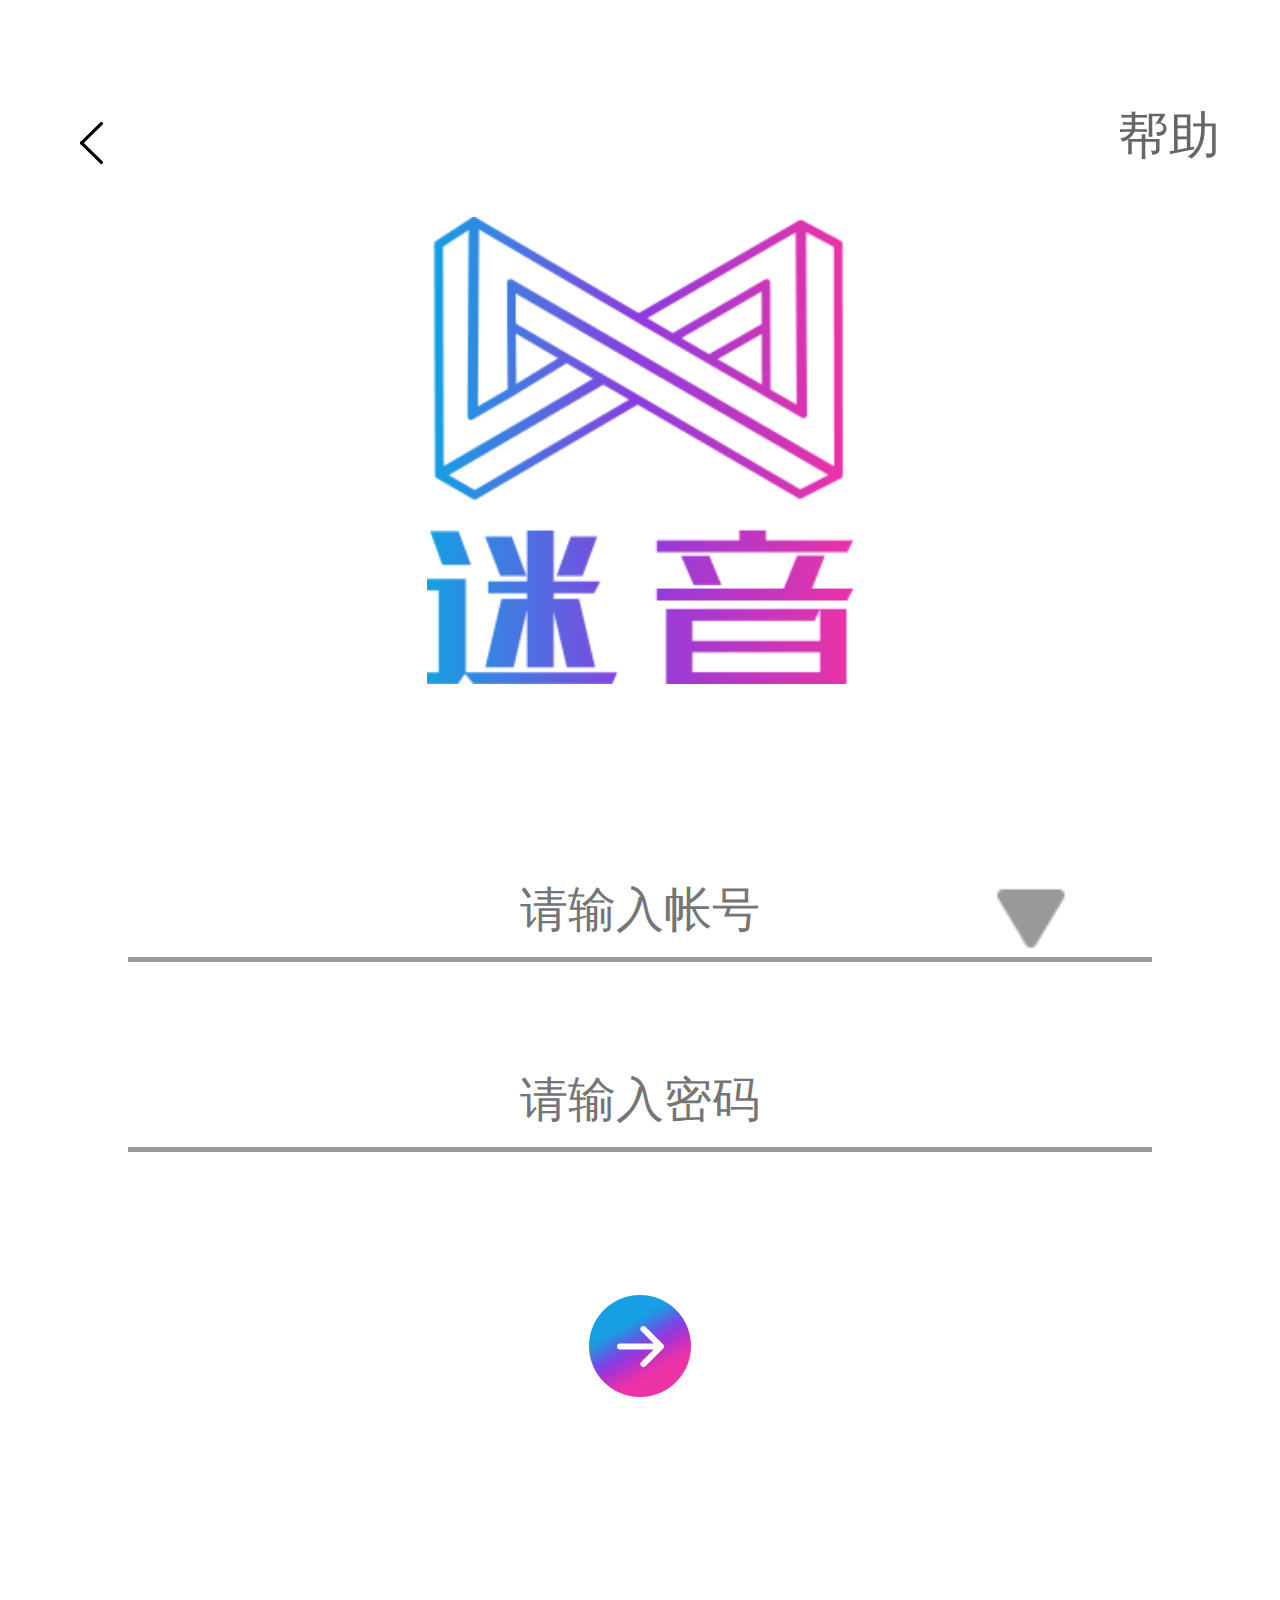
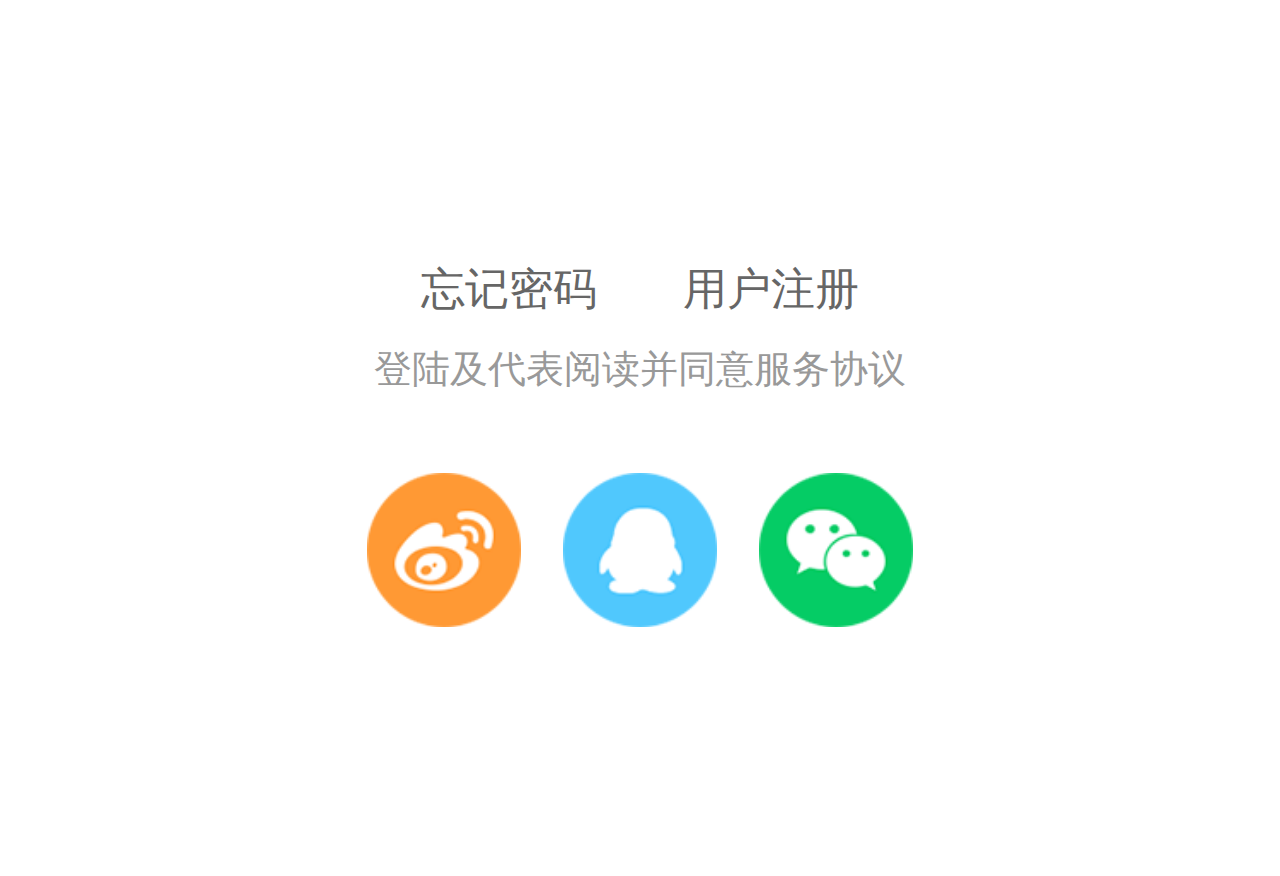
<file: login.html>
<!--
 * @Author: your name
 * @Date: 2020-09-26 19:12:32
 * @LastEditTime: 2021-03-11 15:37:21
 * @LastEditors: Please set LastEditors
 * @Description: In User Settings Edit
 * @FilePath: \作业131e:\124作业集。。。。。。。。。。。。。。。。。\移动端\04-移动端开发\迷音\login.html
-->
<!DOCTYPE html>
<html>

<head>
    <meta charset="UTF-8">
    <meta name="viewport" content="width=device-width, initial-scale=1.0, maximum-scale=1.0, user-scalable=0">
    <meta http-equiv="X-UA-Compatible" content="ie=edge">
    <title>Document</title>
    <link rel="stylesheet" href="./css/denglu.css">
</head>
<body>
    <div class="box_z">
        <div class="box_1">
            <span></span>
             <span></span>
             <span class="bazs">帮助</span>
        </div>
        <img src="./img/login/logo.png" alt=" " id="imgss">
        <form action="#">
            <input type="text" name="" id="zhs" placeholder="请输入帐号">
            <input type="password" placeholder="请输入密码" id="pass">
            
            <span class="wwee"></span>
            <span class="wwees"></span>
            <!-- 彩色箭头 -->
            <div id="diaj"></div>
        </form>
        
        <div class="bott"><a href="#">忘记密码</a>&nbsp;&nbsp;<a href="./reg.html">用户注册</a>
        <p>登陆及代表阅读并同意服务协议</p>
            <img src="./img/login/login-microblog.png" alt="">
            <img src="./img/login/login-qq.png" alt="">
            <img src="./img/login/login-WeChat.png" alt="">
        </div>
    </div>
</body>

<script src="./js/rem.js"></script>
<script src="./js/jquery-3.5.1.min.js"></script>
<script src="./js/denglu.js"></script>

</html>
</file>
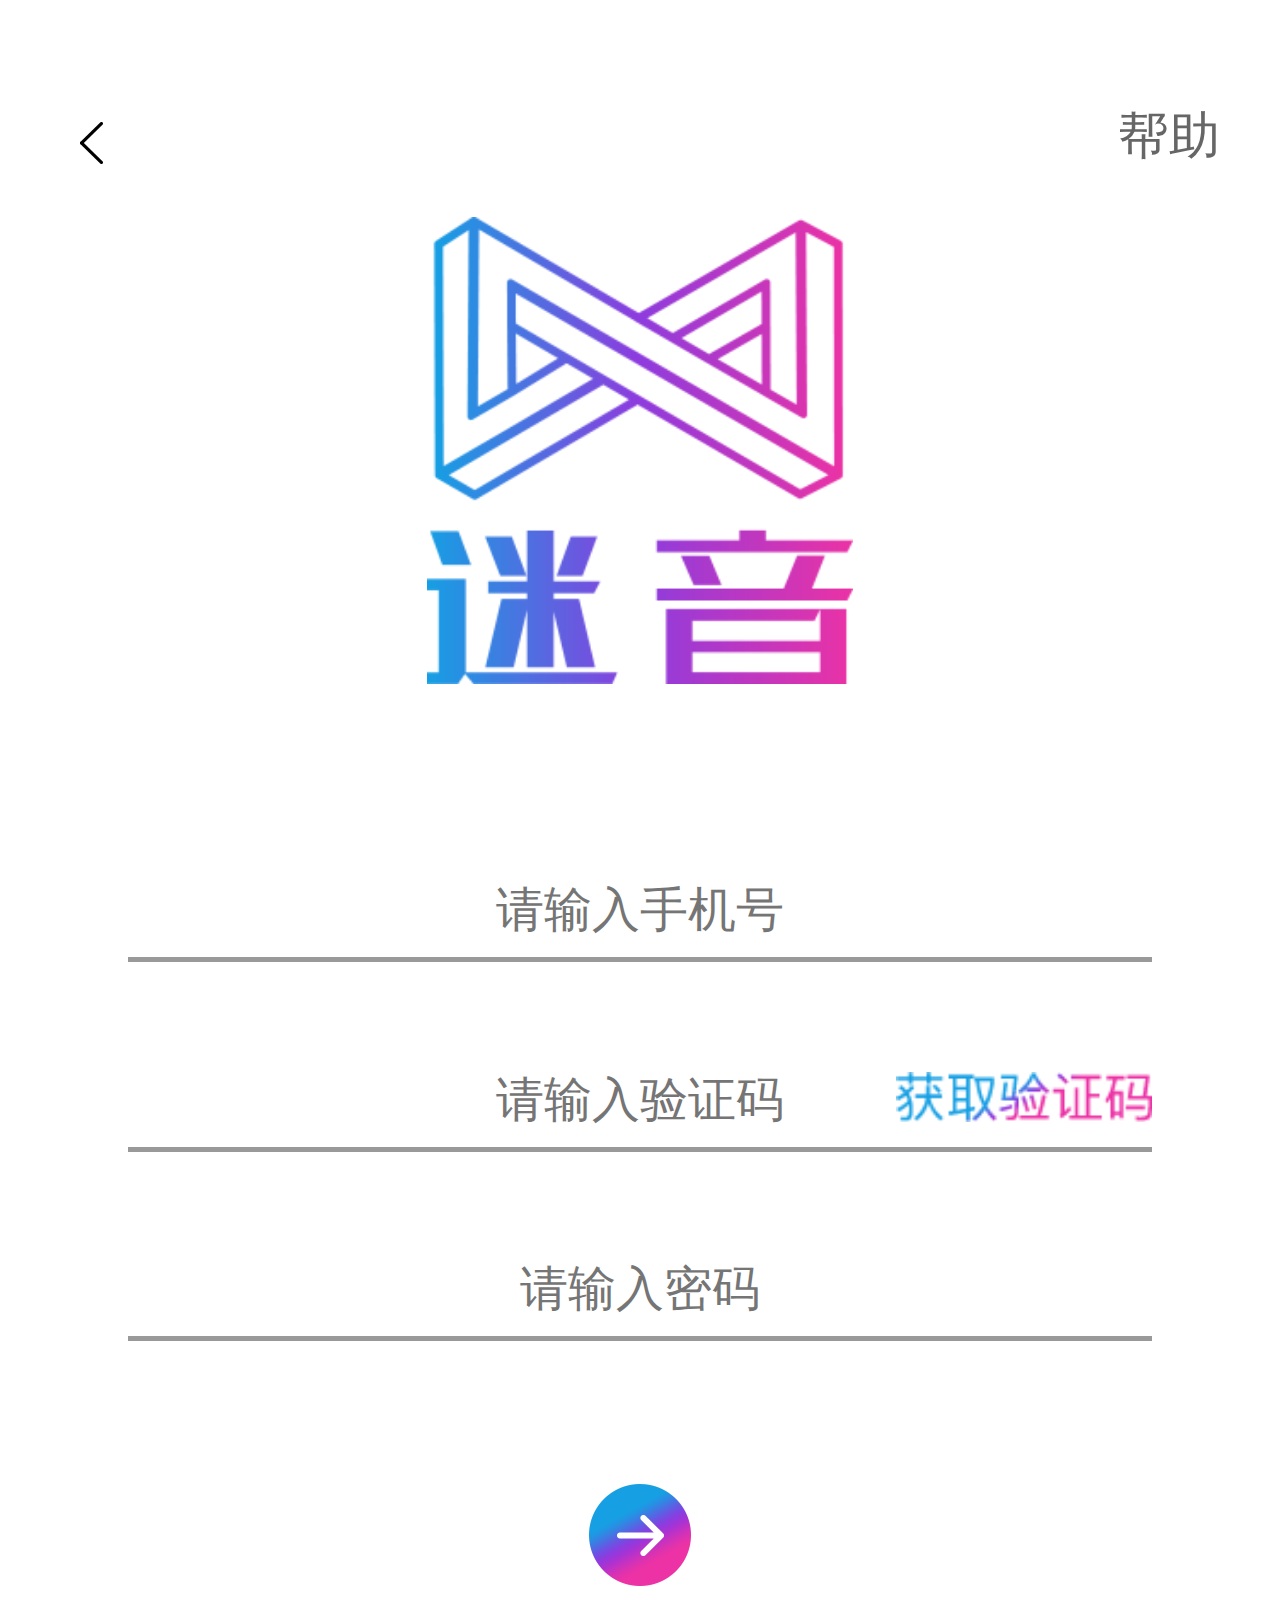
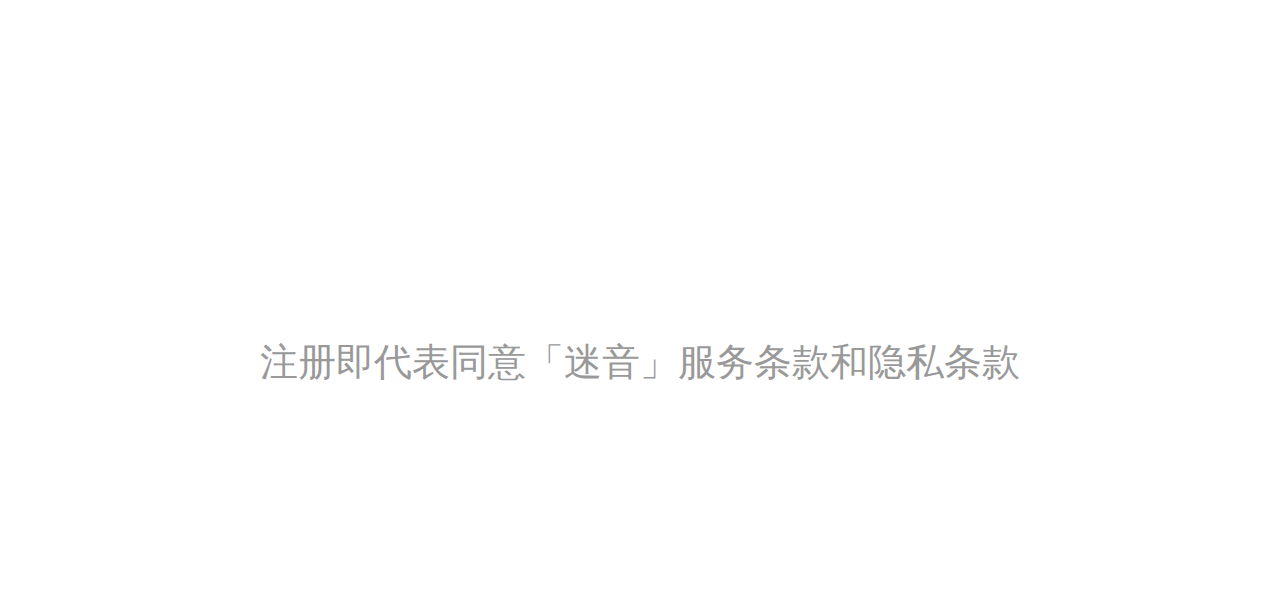
<file: reg.html>
<!DOCTYPE html>
<html>

<head>
    <meta charset="UTF-8">
    <meta name="viewport" content="width=device-width, initial-scale=1.0, maximum-scale=1.0, user-scalable=0">
    <meta http-equiv="X-UA-Compatible" content="ie=edge">
    <title>Document</title>
    <script src="./js/rem.js"></script>
    <link rel="stylesheet" href="./css/zhuce.css">
</head>
<body>
    <div class="box_z">
        <div class="box_1"><span></span> <span></span><span class="bazs">帮助</span></div>
        <img src="./img/register/logo.png" alt=" " id="imgss">
        <form action="">
            <input type="text" name="" id="zhs" placeholder="请输入手机号">
            <input type="text" name="" id="" placeholder="请输入验证码">
            <input type="password" placeholder="请输入密码" id="pass">
            
            <span class="wwee"></span>
            <span class="wwees"></span>
            <!-- 彩色箭头 -->
            <div id="diaj"></div>
        </form>
        <div class="bott">注册即代表同意「迷音」服务条款和隐私条款</div>
    </div>
</body>
<script src="./js/jquery-3.5.1.min.js"></script>
<script src="./js/zhuce.js"></script>

</html>
</file>
<file: css/denglu.css>
*{
    margin: 0;
    padding: 0;
}
ul{
    list-style: none;
}
a{
    text-decoration: none;
}

.box_z{
    display: flex;
    flex-direction: column;
    
   
}
.box_1{
   display: inline-flex;
   
    
}
.box_1>span:nth-child(1){
    width: .44rem;
    height: .44rem;
        margin: 0.62rem 0rem 0rem 0.32rem;
     background: url(../img/login/login-one.png) no-repeat center center ;
}
.box_1>span:nth-child(2) {
flex: 8;
}
.box_1>span:nth-child(3) {
    margin: 0.6rem 0.35rem 0rem 0rem;
  
   
}
#imgss{
  width: 2.50rem;
  height: 2.74rem;
  margin: auto;
  margin-top: 0.21rem;
}
form{
    margin-top: .52rem;
    display: inline-flex;
    flex-direction: column;
}
input{
    border: none;
    outline: none;
    width: 6.0rem;
    color: rgb(153, 153, 153);
    font-size: .28rem;
    text-align: center;
    margin: auto;
    padding-bottom: 20px;
    border-bottom: .03rem solid rgb(153, 153, 153);
    margin-top: .64rem;
}
input:nth-child(1){
    background: url(../img/login/login-two.png) no-repeat 5rem center;
    background-size: 10%;
}
#diaj{
    width: 1.02rem;
    height: 1.02rem;
    margin-top: .63rem;
    border-radius: 50%;
    margin: .63rem auto;
 background: url(../img/login/login-three.png) no-repeat center center; 
}
.bazs{
    font-size: .30rem;
    color: rgb(102, 102, 102);
    text-align: left;
}
.bott{
    margin:  1.22rem 0rem;
    text-align: center;
  
}
.bott>a{
    font-size: .26rem;
    color: #666666;
}
.bott>p {
    font-size: .22rem;
    color: #999999;
}
.bott>img{
    margin-top: .46rem;
    width: .9rem;
    height: .9rem;
}
.wwee {
    color: rgb(255, 0, 85);
    font-size: .3rem;
    text-align: center;
}
.wwees {
    color: red;
    font-size: .3rem;
     text-align: center;
}
</file>
<file: css/zhuce.css>
* {
    margin: 0;
    padding: 0;
}

ul {
    list-style: none;
}

a {
    text-decoration: none;
}

.box_z {
    display: flex;
    flex-direction: column;
}

.box_1 {
    display: inline-flex;
}

.box_1>span:nth-child(1) {
    width: .44rem;
    height: .44rem;
    margin: 0.62rem 0rem 0rem 0.32rem;
    background: url(../img/register/register-one.png) no-repeat center center;
}

.box_1>span:nth-child(2) {
    flex: 8;
}

.box_1>span:nth-child(3) {
    margin: 0.6rem 0.35rem 0rem 0rem;


}

#imgss {
    width: 2.50rem;
    height: 2.74rem;
    margin: auto;
    margin-top: 0.21rem;
}

form {
    margin-top: .52rem;
    display: inline-flex;
    flex-direction: column;
}

input {
    border: none;
    outline: none;
    width: 6.0rem;
    color: rgb(153, 153, 153);
    font-size: .28rem;
    text-align: center;
    margin: auto;
    padding-bottom: 20px;
    border-bottom: .03rem solid rgb(153, 153, 153);
    margin-top: .64rem;
}
input:nth-child(2){
    background: url('../img/register/register-two.png') no-repeat right 0;
    background-size: 25%;
}

.register {
    display: inline-block;
}

#diaj {

    width: 1.02rem;
    height: 1.02rem;
    margin-top: .63rem;
    border-radius: 50%;
    margin: .63rem auto;
    background: url(../img/login/login-three.png) no-repeat center center;
}

.bazs {
    font-size: .30rem;
    color: rgb(102, 102, 102);
    text-align: left;
}

.bott {
    margin: 1.22rem 0rem;
    font-size: .22rem;
    color: rgb(153, 153, 153);
    text-align: center;

}

.wwee {
    color: rgb(255, 0, 85);
    font-size: .3rem;
    text-align: center;
}

.wwees {
    color: red;
    font-size: .3rem;
    text-align: center;
}
</file>
